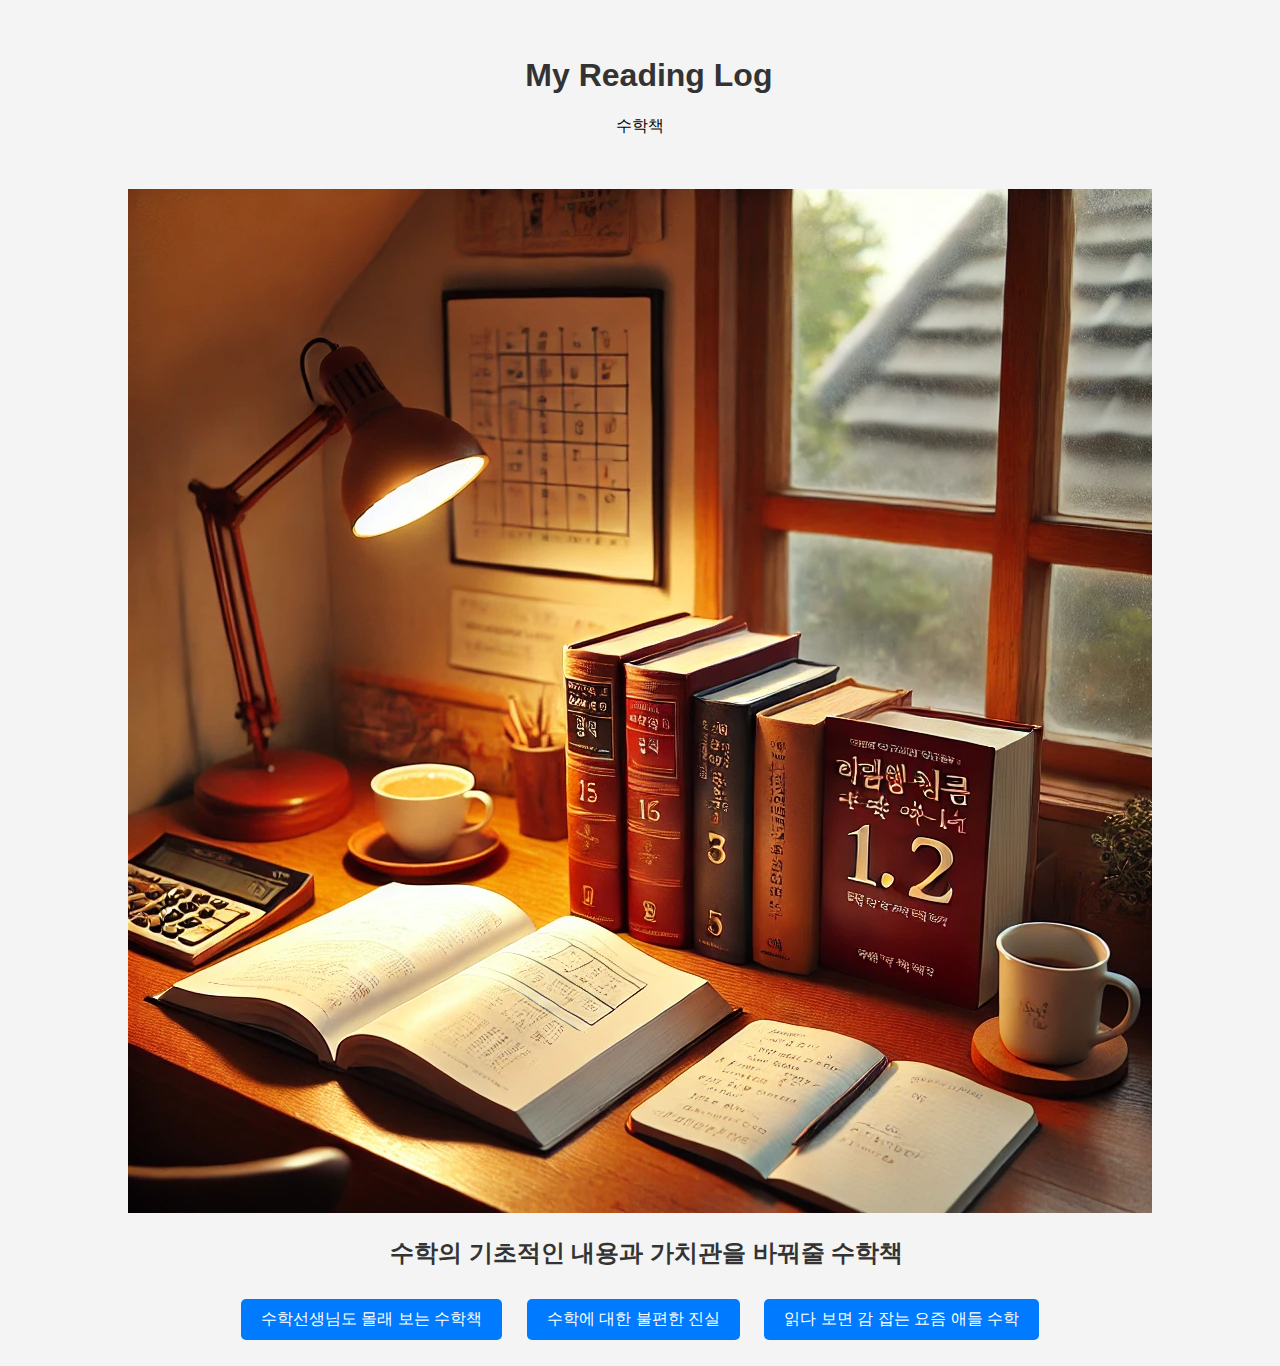
<file: index.html>
<!DOCTYPE html>
<html>
<head>
    <title>My Reading Log</title>
    <link rel="stylesheet" type="text/css" href="styles.css">
</head>
<body>
<br><br>
<h1>&nbsp;&nbsp;My Reading Log</h1>
<p>수학책</p>
<br><br>
<img src="start.webp" alt=SW교육">
<h2>&nbsp;&nbsp;수학의 기초적인 내용과 가치관을 바꿔줄 수학책</h2>
<p></p>
<!-- 하이퍼링크를 버튼처럼 스타일링 -->
<p>
    <a href="teacher.html" class="button">수학선생님도 몰래 보는 수학책</a>
    <a href="truth.html" class="button">수학에 대한 불편한 진실</a>
    <a href="child.html" class="button">읽다 보면 감 잡는 요즘 애들 수학</a>
</p>
</body>
</html>
</file>
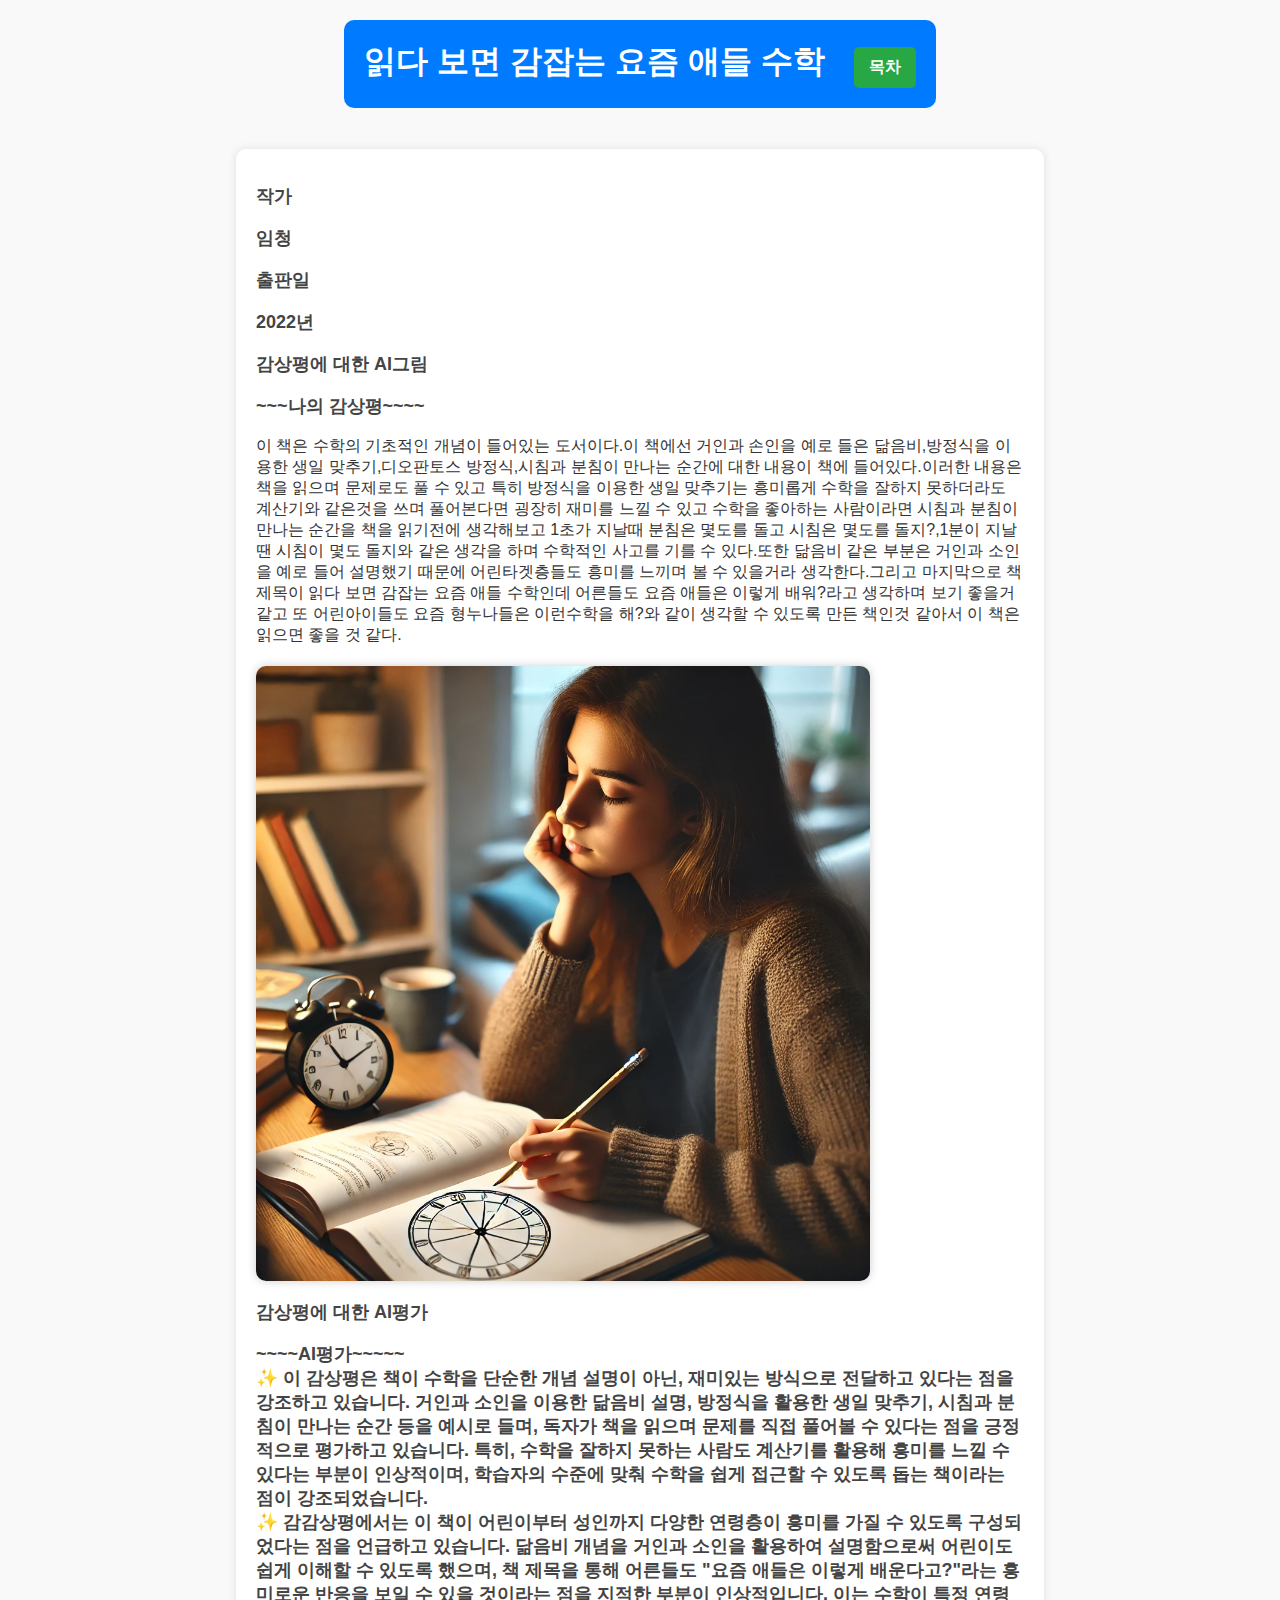
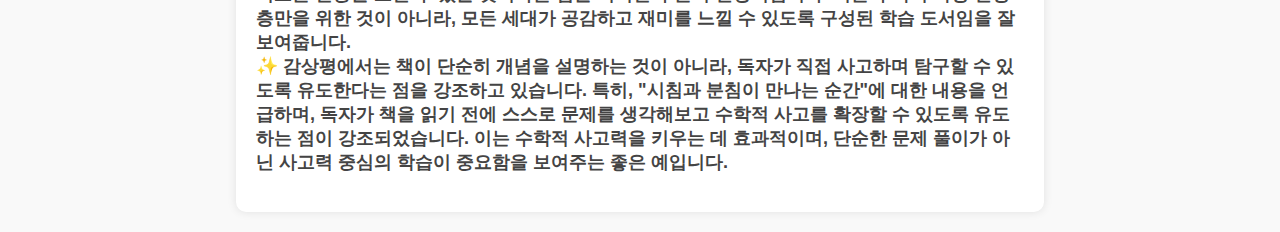
<file: child.html>
<!DOCTYPE html>
<html>
<head>
    <title>child</title>
    <link rel="stylesheet" type="text/css" href="stylesteacher.css">
</head>
<body>

<h1>
    읽다 보면 감잡는 요즘 애들 수학
    <a href="index.html" class="button">목차</a>
</h1>
<ul>
    <li><h3>작가</h3></li>
    <h3>임청</h3>
    <li><h3>출판일</h3></li>
    <h3>2022년</h3>
    <li><h3>감상평에 대한 AI그림</h3></li>
    <h3>~~~나의 감상평~~~~<br> 
    </h3>이 책은 수학의 기초적인 개념이 들어있는 도서이다.이 책에선 거인과 손인을 예로 들은 닮음비,방정식을 이용한 생일 맞추기,디오판토스 방정식,시침과 분침이 만나는 순간에 대한 내용이 책에 들어있다.이러한 내용은 책을 읽으며 문제로도 풀 수 있고 특히 방정식을 이용한 생일 맞추기는 흥미롭게 수학을 잘하지 못하더라도 계산기와 같은것을 쓰며 풀어본다면 굉장히 재미를 느낄 수 있고 수학을 좋아하는 사람이라면 시침과 분침이 만나는 순간을 책을 읽기전에 생각해보고 1초가 지날때 분침은 몇도를 돌고 시침은 몇도를 돌지?,1분이 지날땐 시침이 몇도 돌지와 같은 생각을 하며 수학적인 사고를 기를 수 있다.또한 닮음비 같은 부분은 거인과 소인을 예로 들어 설명했기 때문에 어린타겟층들도 흥미를 느끼며 볼 수 있을거라 생각한다.그리고 마지막으로 책 제목이 읽다 보면 감잡는 요즘 애들 수학인데 어른들도 요즘 애들은 이렇게 배워?라고 생각하며 보기 좋을거같고 또 어린아이들도 요즘 형누나들은 이런수학을 해?와 같이 생각할 수 있도록 만든 책인것 같아서 이 책은 읽으면 좋을 것 같다.<br>    
<img src="child.webp" alt=읽다 보면 감잡는 요즘 애들 수학">
    <li><h3>감상평에 대한 AI평가</h3></li>
    <h3>~~~~AI평가~~~~~<br>
        &#10024; 이 감상평은 책이 수학을 단순한 개념 설명이 아닌, 재미있는 방식으로 전달하고 있다는 점을 강조하고 있습니다. 거인과 소인을 이용한 닮음비 설명, 방정식을 활용한 생일 맞추기, 시침과 분침이 만나는 순간 등을 예시로 들며, 독자가 책을 읽으며 문제를 직접 풀어볼 수 있다는 점을 긍정적으로 평가하고 있습니다. 특히, 수학을 잘하지 못하는 사람도 계산기를 활용해 흥미를 느낄 수 있다는 부분이 인상적이며, 학습자의 수준에 맞춰 수학을 쉽게 접근할 수 있도록 돕는 책이라는 점이 강조되었습니다.<br>
        &#10024; 감감상평에서는 이 책이 어린이부터 성인까지 다양한 연령층이 흥미를 가질 수 있도록 구성되었다는 점을 언급하고 있습니다. 닮음비 개념을 거인과 소인을 활용하여 설명함으로써 어린이도 쉽게 이해할 수 있도록 했으며, 책 제목을 통해 어른들도 "요즘 애들은 이렇게 배운다고?"라는 흥미로운 반응을 보일 수 있을 것이라는 점을 지적한 부분이 인상적입니다. 이는 수학이 특정 연령층만을 위한 것이 아니라, 모든 세대가 공감하고 재미를 느낄 수 있도록 구성된 학습 도서임을 잘 보여줍니다.<br>
        &#10024; 감상평에서는 책이 단순히 개념을 설명하는 것이 아니라, 독자가 직접 사고하며 탐구할 수 있도록 유도한다는 점을 강조하고 있습니다. 특히, "시침과 분침이 만나는 순간"에 대한 내용을 언급하며, 독자가 책을 읽기 전에 스스로 문제를 생각해보고 수학적 사고를 확장할 수 있도록 유도하는 점이 강조되었습니다. 이는 수학적 사고력을 키우는 데 효과적이며, 단순한 문제 풀이가 아닌 사고력 중심의 학습이 중요함을 보여주는 좋은 예입니다.<br>
    </h3>
</ul>

</body>
</html>
</file>
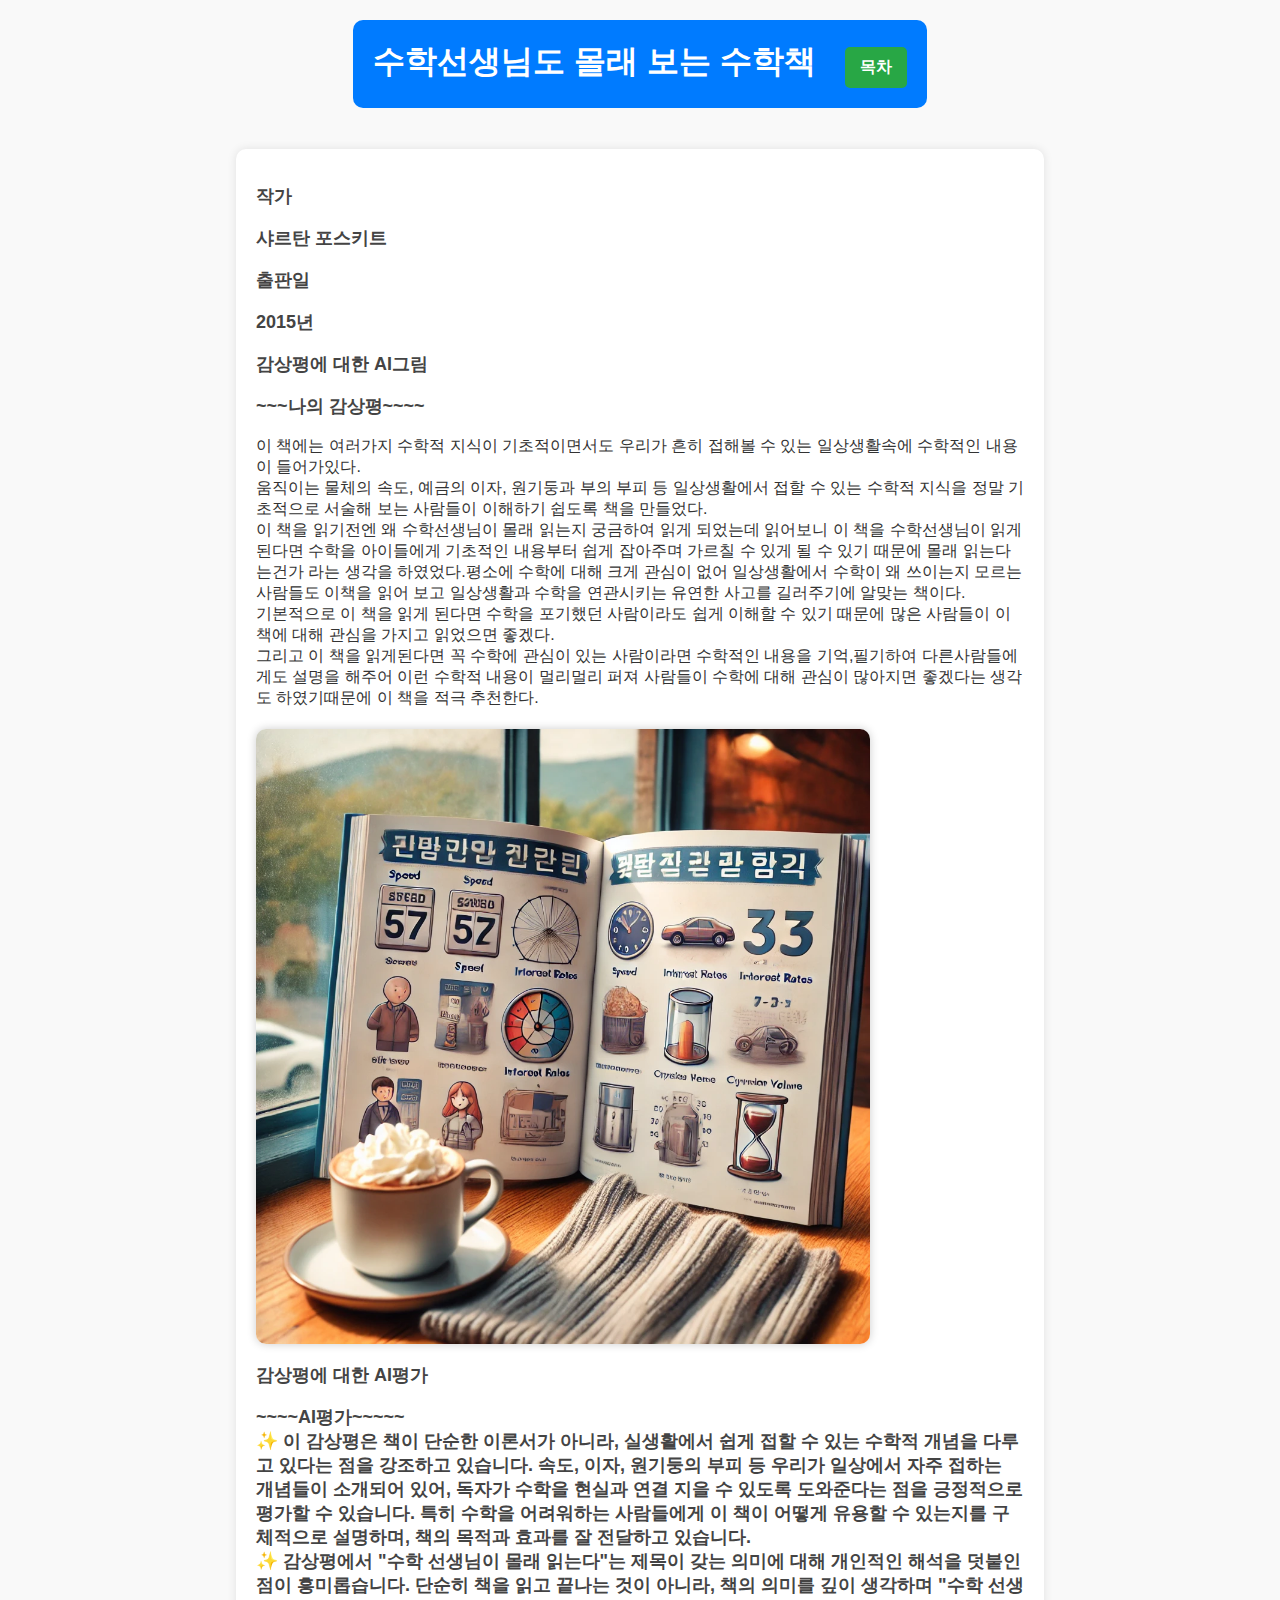
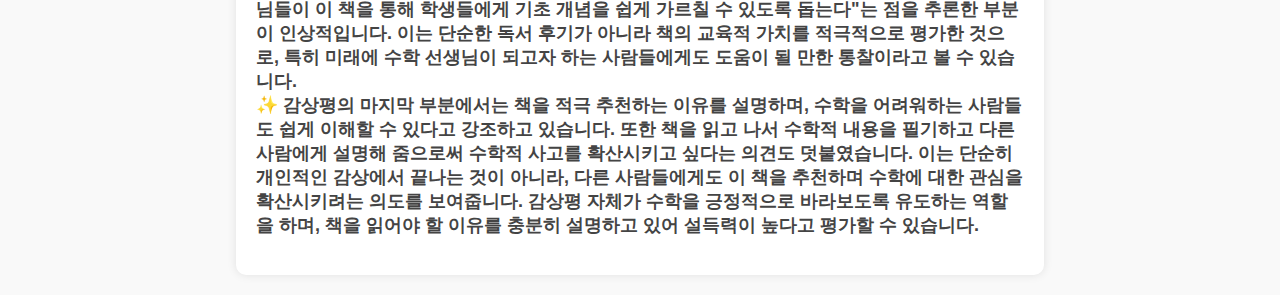
<file: teacher.html>
<!DOCTYPE html>
<html>
<head>
    <title>teacher</title>
    <link rel="stylesheet" type="text/css" href="stylesteacher.css">
</head>
<body>

<h1>
    수학선생님도 몰래 보는 수학책
    <a href="index.html" class="button">목차</a>
</h1>
<ul>
    <li><h3>작가</h3></li>
    <h3>샤르탄 포스키트</h3>
    <li><h3>출판일</h3></li>
    <h3>2015년</h3>
    <li><h3>감상평에 대한 AI그림</h3></li>
    <h3>~~~나의 감상평~~~~<br> 
    </h3>이 책에는 여러가지 수학적 지식이 기초적이면서도 우리가 흔히 접해볼 수 있는 일상생활속에 수학적인 내용이 들어가있다.<br>움직이는 물체의 속도, 예금의 이자, 원기둥과 부의 부피 등 일상생활에서 접할 수 있는 수학적 지식을 정말 기초적으로 서술해 보는 사람들이 이해하기 쉽도록 책을 만들었다.<br>이 책을 읽기전엔 왜 수학선생님이 몰래 읽는지 궁금하여 읽게 되었는데 읽어보니 이 책을 수학선생님이 읽게 된다면 수학을 아이들에게 기초적인 내용부터 쉽게 잡아주며 가르칠 수 있게 될 수 있기 때문에 몰래 읽는다는건가 라는 생각을 하였었다.평소에 수학에 대해 크게 관심이 없어 일상생활에서 수학이 왜 쓰이는지 모르는 사람들도 이책을 읽어 보고 일상생활과 수학을 연관시키는 유연한 사고를 길러주기에 알맞는 책이다.<br>기본적으로 이 책을 읽게 된다면 수학을 포기했던 사람이라도 쉽게 이해할 수 있기 때문에 많은 사람들이 이 책에 대해 관심을 가지고 읽었으면 좋겠다.<br>그리고 이 책을 읽게된다면 꼭 수학에 관심이 있는 사람이라면 수학적인 내용을 기억,필기하여 다른사람들에게도 설명을 해주어 이런 수학적 내용이 멀리멀리 퍼져 사람들이 수학에 대해 관심이 많아지면 좋겠다는 생각도 하였기때문에 이 책을 적극 추천한다.
<br>    
<img src="teacher.webp" alt=수학선생님도 몰래 보는 수학책">
    <li><h3>감상평에 대한 AI평가</h3></li>
    <h3>~~~~AI평가~~~~~<br>
        &#10024; 이 감상평은 책이 단순한 이론서가 아니라, 실생활에서 쉽게 접할 수 있는 수학적 개념을 다루고 있다는 점을 강조하고 있습니다. 속도, 이자, 원기둥의 부피 등 우리가 일상에서 자주 접하는 개념들이 소개되어 있어, 독자가 수학을 현실과 연결 지을 수 있도록 도와준다는 점을 긍정적으로 평가할 수 있습니다. 특히 수학을 어려워하는 사람들에게 이 책이 어떻게 유용할 수 있는지를 구체적으로 설명하며, 책의 목적과 효과를 잘 전달하고 있습니다.<br>
        &#10024; 감상평에서 "수학 선생님이 몰래 읽는다"는 제목이 갖는 의미에 대해 개인적인 해석을 덧붙인 점이 흥미롭습니다. 단순히 책을 읽고 끝나는 것이 아니라, 책의 의미를 깊이 생각하며 "수학 선생님들이 이 책을 통해 학생들에게 기초 개념을 쉽게 가르칠 수 있도록 돕는다"는 점을 추론한 부분이 인상적입니다. 이는 단순한 독서 후기가 아니라 책의 교육적 가치를 적극적으로 평가한 것으로, 특히 미래에 수학 선생님이 되고자 하는 사람들에게도 도움이 될 만한 통찰이라고 볼 수 있습니다.<br>
        &#10024; 감상평의 마지막 부분에서는 책을 적극 추천하는 이유를 설명하며, 수학을 어려워하는 사람들도 쉽게 이해할 수 있다고 강조하고 있습니다. 또한 책을 읽고 나서 수학적 내용을 필기하고 다른 사람에게 설명해 줌으로써 수학적 사고를 확산시키고 싶다는 의견도 덧붙였습니다. 이는 단순히 개인적인 감상에서 끝나는 것이 아니라, 다른 사람들에게도 이 책을 추천하며 수학에 대한 관심을 확산시키려는 의도를 보여줍니다. 감상평 자체가 수학을 긍정적으로 바라보도록 유도하는 역할을 하며, 책을 읽어야 할 이유를 충분히 설명하고 있어 설득력이 높다고 평가할 수 있습니다.<br>
    </h3>
</ul>

</body>
</html>
</file>
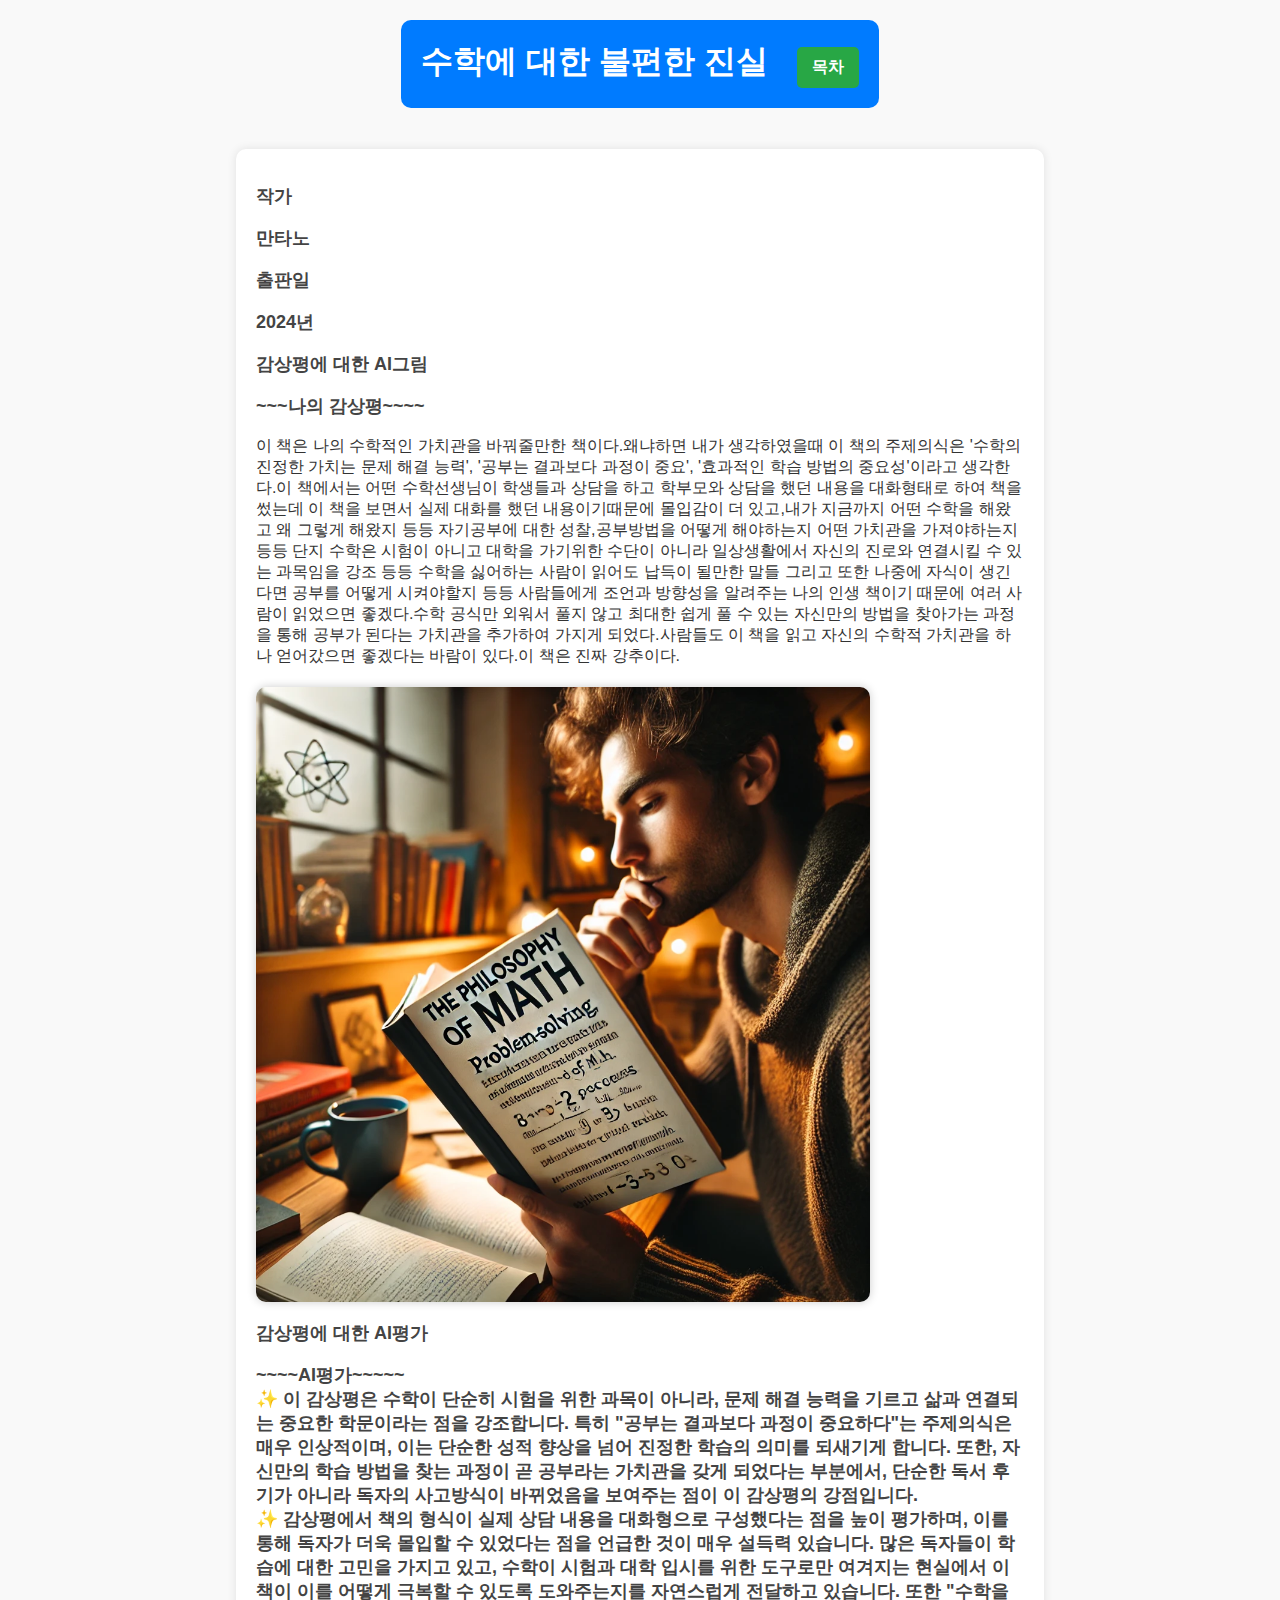
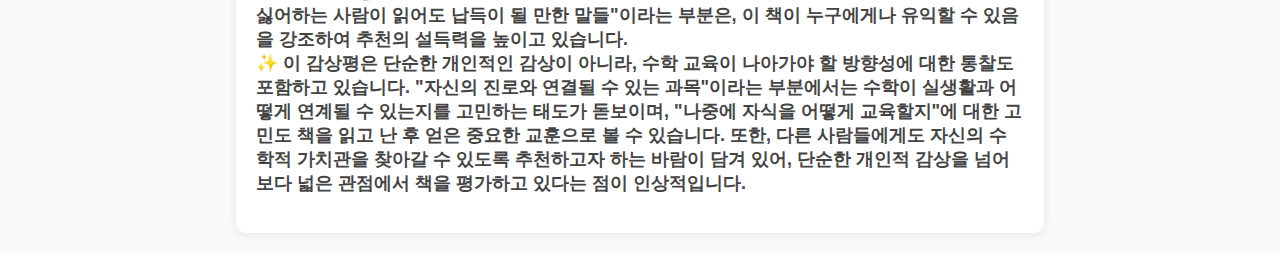
<file: truth.html>
<!DOCTYPE html>
<html>
<head>
    <title>truth</title>
    <link rel="stylesheet" type="text/css" href="stylesteacher.css">
</head>
<body>

<h1>
    수학에 대한 불편한 진실
    <a href="index.html" class="button">목차</a>
</h1>
<ul>
    <li><h3>작가</h3></li>
    <h3>만타노</h3>
    <li><h3>출판일</h3></li>
    <h3>2024년</h3>
    <li><h3>감상평에 대한 AI그림</h3></li>
    <h3>~~~나의 감상평~~~~<br> 
    </h3>이 책은 나의 수학적인 가치관을 바꿔줄만한 책이다.왜냐하면 내가 생각하였을때 이 책의 주제의식은 '수학의 진정한 가치는 문제 해결 능력', '공부는 결과보다 과정이 중요', '효과적인 학습 방법의 중요성'이라고 생각한다.이 책에서는 어떤 수학선생님이 학생들과 상담을 하고 학부모와 상담을 했던 내용을 대화형태로 하여 책을 썼는데 이 책을 보면서 실제 대화를 했던 내용이기때문에 몰입감이 더 있고,내가 지금까지 어떤 수학을 해왔고 왜 그렇게 해왔지 등등 자기공부에 대한 성찰,공부방법을 어떻게 해야하는지 어떤 가치관을 가져야하는지 등등 단지 수학은 시험이 아니고 대학을 가기위한 수단이 아니라 일상생활에서 자신의 진로와 연결시킬 수 있는 과목임을 강조 등등 수학을 싫어하는 사람이 읽어도 납득이 될만한 말들 그리고 또한 나중에 자식이 생긴다면 공부를 어떻게 시켜야할지 등등 사람들에게 조언과 방향성을 알려주는 나의 인생 책이기 때문에 여러 사람이 읽었으면 좋겠다.수학 공식만 외워서 풀지 않고 최대한 쉽게 풀 수 있는 자신만의 방법을 찾아가는 과정을 통해 공부가 된다는 가치관을 추가하여 가지게 되었다.사람들도 이 책을 읽고 자신의 수학적 가치관을 하나 얻어갔으면 좋겠다는 바람이 있다.이 책은 진짜 강추이다.
<br>    
<img src="truth.webp" alt=수학에 대한 불편한 진실">
    <li><h3>감상평에 대한 AI평가</h3></li>
    <h3>~~~~AI평가~~~~~<br>
        &#10024; 이 감상평은 수학이 단순히 시험을 위한 과목이 아니라, 문제 해결 능력을 기르고 삶과 연결되는 중요한 학문이라는 점을 강조합니다. 특히 "공부는 결과보다 과정이 중요하다"는 주제의식은 매우 인상적이며, 이는 단순한 성적 향상을 넘어 진정한 학습의 의미를 되새기게 합니다. 또한, 자신만의 학습 방법을 찾는 과정이 곧 공부라는 가치관을 갖게 되었다는 부분에서, 단순한 독서 후기가 아니라 독자의 사고방식이 바뀌었음을 보여주는 점이 이 감상평의 강점입니다.<br>
        &#10024; 감상평에서 책의 형식이 실제 상담 내용을 대화형으로 구성했다는 점을 높이 평가하며, 이를 통해 독자가 더욱 몰입할 수 있었다는 점을 언급한 것이 매우 설득력 있습니다. 많은 독자들이 학습에 대한 고민을 가지고 있고, 수학이 시험과 대학 입시를 위한 도구로만 여겨지는 현실에서 이 책이 이를 어떻게 극복할 수 있도록 도와주는지를 자연스럽게 전달하고 있습니다. 또한 "수학을 싫어하는 사람이 읽어도 납득이 될 만한 말들"이라는 부분은, 이 책이 누구에게나 유익할 수 있음을 강조하여 추천의 설득력을 높이고 있습니다.<br>
        &#10024; 이 감상평은 단순한 개인적인 감상이 아니라, 수학 교육이 나아가야 할 방향성에 대한 통찰도 포함하고 있습니다. "자신의 진로와 연결될 수 있는 과목"이라는 부분에서는 수학이 실생활과 어떻게 연계될 수 있는지를 고민하는 태도가 돋보이며, "나중에 자식을 어떻게 교육할지"에 대한 고민도 책을 읽고 난 후 얻은 중요한 교훈으로 볼 수 있습니다. 또한, 다른 사람들에게도 자신의 수학적 가치관을 찾아갈 수 있도록 추천하고자 하는 바람이 담겨 있어, 단순한 개인적 감상을 넘어 보다 넓은 관점에서 책을 평가하고 있다는 점이 인상적입니다.<br>
    </h3>
</ul>

</body>
</html>
</file>
<file: styles.css>
body {
    font-family: Arial, sans-serif;
    background-color: #f4f4f4;
    text-align: center;
    margin: 0;
    padding: 0;
}

h1, h2 {
    color: #333;
}

.button {
    display: inline-block;
    padding: 10px 20px;
    margin: 10px;
    font-size: 16px;
    color: #fff;
    background-color: #007bff;
    text-decoration: none;
    border-radius: 5px;
    transition: background-color 0.3s;
}

.button:hover {
    background-color: #0056b3;
}
</file>
<file: stylesteacher.css>
body {
    font-family: Arial, sans-serif;
    background-color: #f9f9f9;
    color: #333;
    text-align: center;
    margin: 0;
    padding: 0;
}

h1 {
    background-color: #007bff;
    color: white;
    padding: 20px;
    border-radius: 10px;
    display: inline-block;
    margin-top: 20px;
}

.button {
    display: inline-block;
    padding: 10px 15px;
    margin-left: 20px;
    font-size: 16px;
    color: #fff;
    background-color: #28a745;
    text-decoration: none;
    border-radius: 5px;
    transition: 0.3s;
}

.button:hover {
    background-color: #218838;
}

ul {
    list-style: none;
    padding: 0;
    text-align: left;
    width: 60%;
    margin: 20px auto;
    background: white;
    padding: 20px;
    box-shadow: 0 0 10px rgba(0, 0, 0, 0.1);
    border-radius: 10px;
}

li {
    margin: 15px 0;
    font-size: 20px;
    font-weight: bold;
    color: #007bff;
}

h3 {
    color: #444;
    font-size: 18px;
    margin-top: 5px;
}

img {
    max-width: 80%;
    height: auto;
    margin-top: 20px;
    border-radius: 10px;
    box-shadow: 0 0 10px rgba(0, 0, 0, 0.2);
}

h3 br {
    display: block;
    content: "";
    margin-bottom: 10px;
}
</file>
